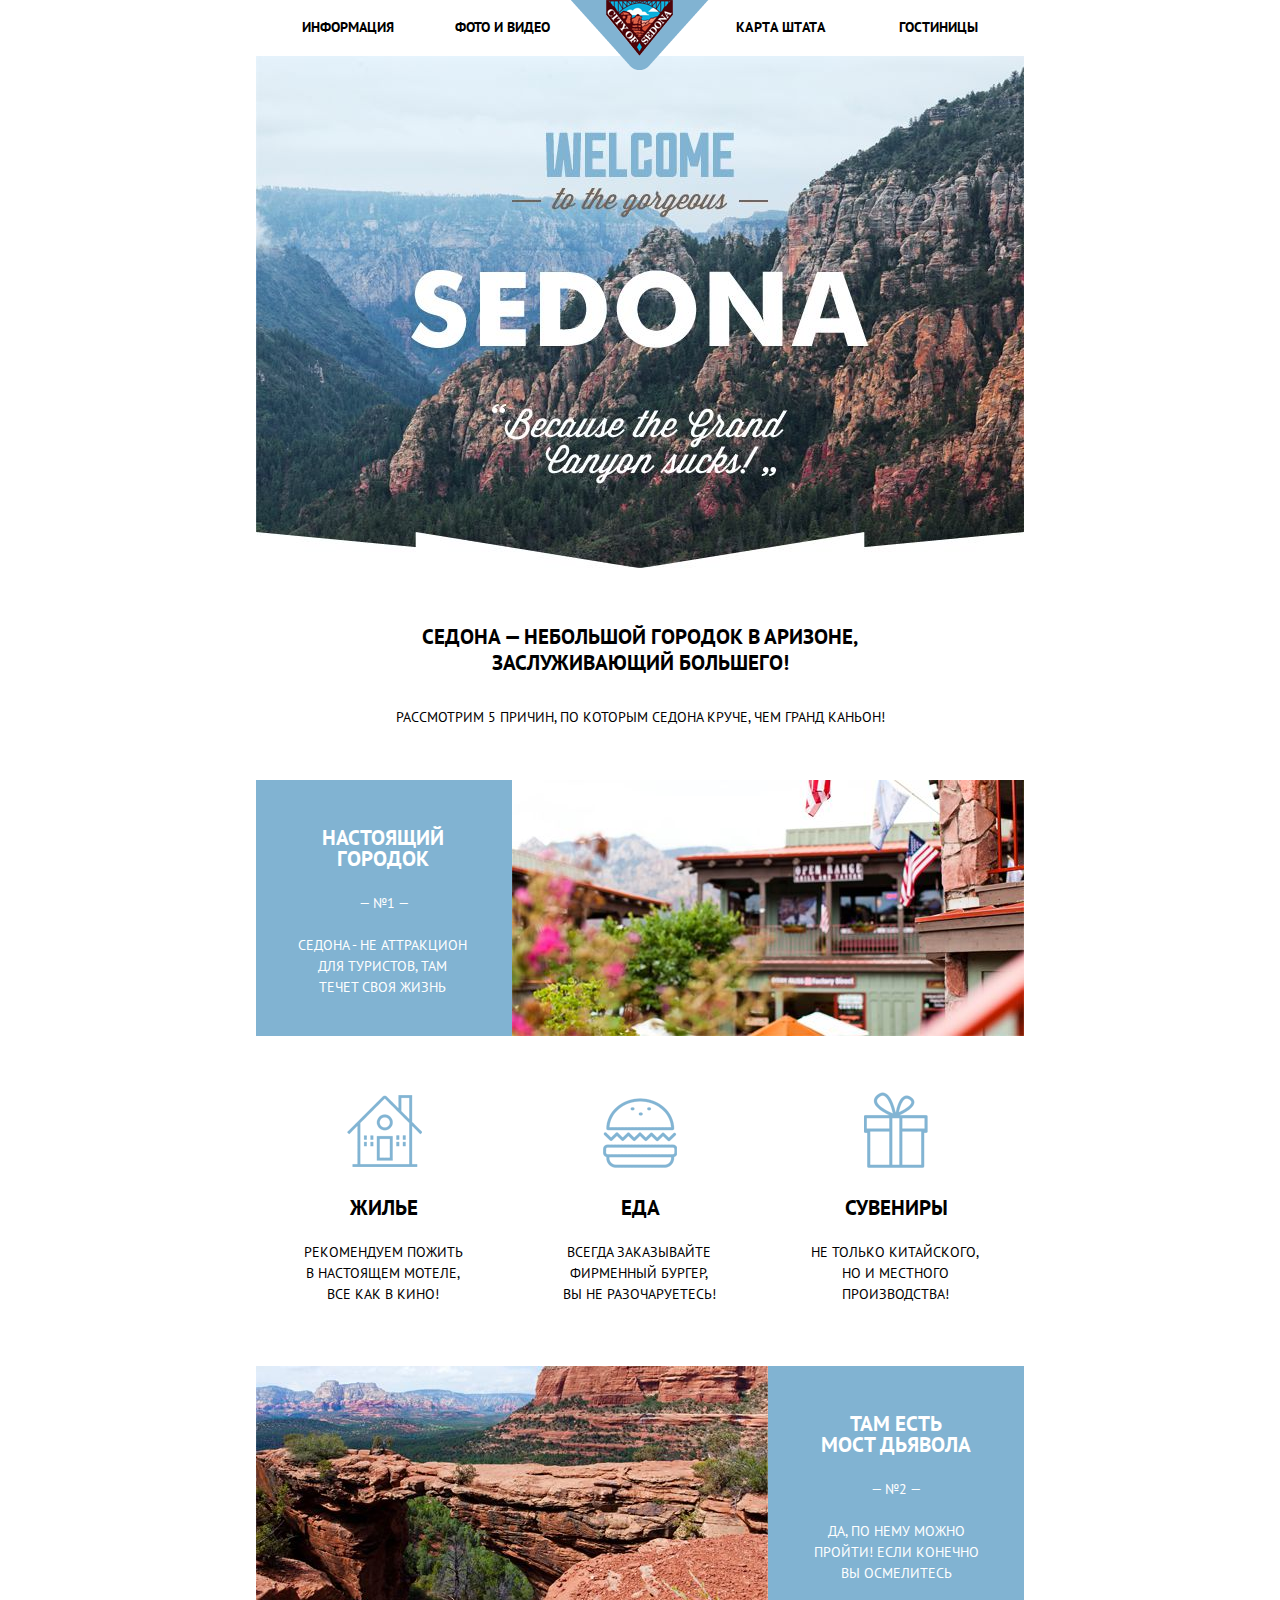
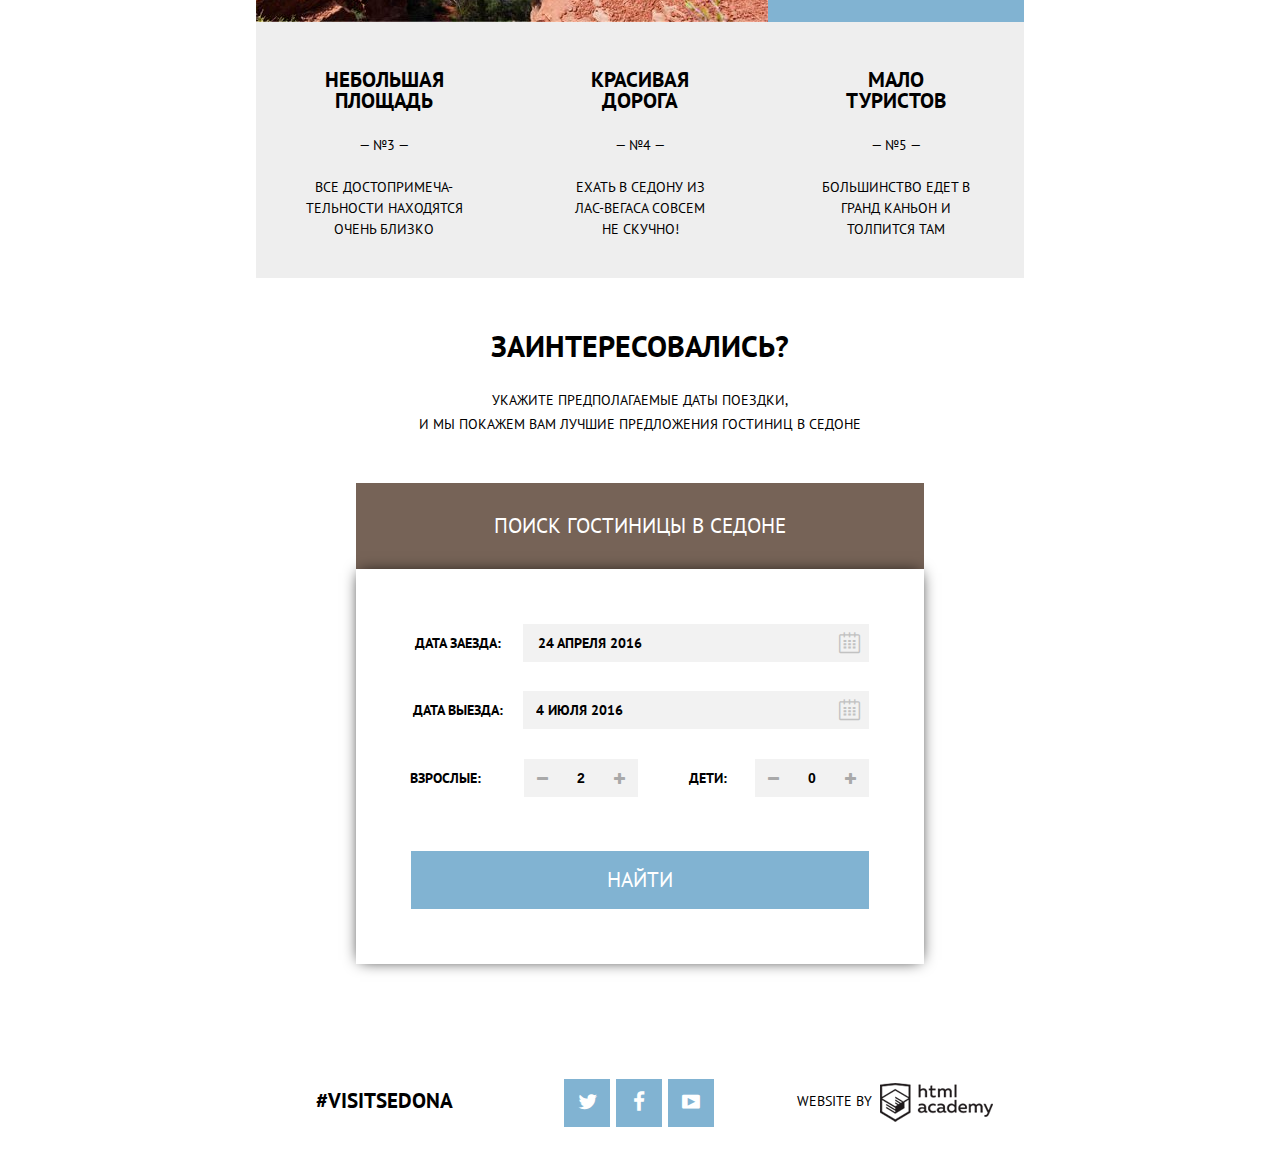
<file: index.html>
<!DOCTYPE html>
<html lang="ru">

<head>
  <meta charset="utf-8">
  <title>HTML Academy: Седона</title>
  <link rel="stylesheet" href="css/normalize.min.css">
  <link rel="stylesheet" href="css/style.min.css">
  <link href="https://fonts.googleapis.com/css?family=PT+Sans:400,700&amp;subset=cyrillic" rel="stylesheet">
</head>

<body>
  <header class="page-header">
    <div class="container">
      <div class="nav">
        <a class="link" href="index.html"><img class="logo" src="img/bg-logo.png" alt="Логотип седона" width="138" height="70"></a>
        <ul class="clearfix">
          <li class="left"><a href="#" title="">Информация</a></li>
          <li class="left"><a href="#" title="">Фото и видео</a></li>
          <li class="right"><a href="inner.html" title="">Гостиницы</a></li>
          <li class="right map"><a href="#" title="">Карта штата</a></li>
        </ul>
      </div>
    </div>
  </header>
  <main class="container">
    <div class="picture">
      <img class="picture" src="img/bg-picture.jpg" alt="Горы" width="768" height="513">
    </div>
    <div class="index-header">
      <h2 class="index-header__title">Седона — небольшой городок в аризоне, заслуживающий большего! </h2>
      <p class="index-header__description">Рассмотрим 5 причин, по которым Седона круче, чем гранд каньон!</p>
    </div>
    <div class="features clearfix">
      <div class="features__item features__item--blue">
        <h2 class="features__title1">Настоящий городок</h2>
        <p class="features__desc">— №1 —</p>
        <p class="features__description2">Седона - не аттракцион для туристов, там течет своя жизнь</p>
      </div>
      <div class="features__picture">
        <img src="img/bg-pic.jpg" alt="седона" width="512" height="256">
      </div>
      <div class="features__item features__item--white features-house">
        <h2 class="features__title">Жилье</h2>
        <p class="features__description1">Рекомендуем пожить<br> в настоящем мотеле,<br> все как в кинo!</p>
      </div>
      <div class="features__item features__item--white features-food">
        <h2 class="features__title">Еда</h2>
        <p class="features__description1">Всегда заказывайте фирменный бургер,<br> Вы не разочаруетесь!</p>
      </div>
      <div class="features__item features__item--white features-souvenir">
        <h2 class="features__title">Сувениры</h2>
        <p class="features__description1">Не только китайского,<br> но и местного<br> производства!</p>
      </div>
      <div class="features__picture">
        <img src="img/bg-bridge.jpg" alt="Мост дьявола" width="512" height="256">
      </div>
      <div class="features__item features__item--blue">
        <h2 class="features__title">Там есть<br> мост дьявола</h2>
        <p class="features__desc">— №2 —</p>
        <p class="features__description">Да, по нему можно пройти! Если конечно вы осмелитесь</p>
      </div>
      <div class="features__item features__item--gray">
        <h2 class="features__title">Небольшая площадь</h2>
        <p class="features__desc">— №3 —</p>
        <p class="features__description">Все достопримеча-тельности находятся очень близко</p>
      </div>
      <div class="features__item features__item--gray">
        <h2 class="features__title">Красивая дорога</h2>
        <p class="features__desc">— №4 —</p>
        <p class="features__description">Ехать в седону из<br> лас-вегаса совсем<br> не скучно!</p>
      </div>
      <div class="features__item features__item--gray">
        <h2 class="features__title">Мало<br> туристов</h2>
        <p class="features__desc">— №5 —</p>
        <p class="features__description">Большинство едет в гранд каньон и толпится там</p>
      </div>
    </div>
    <div class="search">
      <h2 class="search__title">Заинтересовались?</h2>
      <p class="search__description">Укажите предполагаемые даты поездки,<br> и мы покажем вам лучшие предложения гостиниц в седоне
      </p>
      <div class="search__form">
        <button class="search__btn" type="submit">Поиск гостиницы в седоне</button>
        <form class="searchform" action="echo" method="post">
          <div class="search-form__row1">
            <label class="search-form__label1" for="from">Дата заезда:</label>
            <input class="search-form__field1" type="text" id="from" value="24 апреля 2016">
            <button type="button" class="search-form__calendar1"><i class="icon-calendar"></i></button>
          </div>
          <div class="search-form__row2">
            <label class="search-form__label2" for="to">Дата выезда:</label>
            <input class="search-form__field2" type="text" id="to" value="4 июля 2016">
            <button type="button" class="search-form__calendar2"><i class="icon-calendar"></i></button>
          </div>
          <div class="search-from__row3">
            <div class="search-from__col1">
              <label class="search-form__label3" for="number1">Взрослые:</label>
              <div class="number1">
                <button type="button" class="number__btn number__btn--minus"><i class="icon-minus"></i></button>
                <input class="number__field1" type="text" id="number1" value="2">
                <button type="button" class="number__btn number__btn--plus"><i class="icon-plus"></i></button>
              </div>
            </div>
            <div class="search-from__col2">
              <label class="search-form__label4" for="number2">Дети:</label>
              <div class="number2">
                <button type="button" class="number__btn number__btn--minus2"><i class="icon-minus"></i></button>
                <input class="number__field2" type="text" id="number2" value="0">
                <button type="button" class="number__btn number__btn--plus2"><i class="icon-plus"></i></button>
              </div>
            </div>
          </div>
          <div class="btnsearch">
            <button class="btn__search" type="submit">Найти</button>
          </div>
        </form>
      </div>
    </div>
    <div class="maps">
      <iframe src="https://www.google.com/maps/embed?pb=!1m18!1m12!1m3!1d249621.91791220338!2d-111.92994923706425!3d34.71062763938232!2m3!1f0!2f0!3f0!3m2!1i1024!2i768!4f13.1!3m3!1m2!1s0x872da132f942b00d%3A0x5548c523fa6c8efd!2z0KHQtdC00L7QvdCwLCDQkNGA0LjQt9C-0L3QsCA4NjMzNiwg0KHQqNCQ!5e0!3m2!1sru!2sru!4v1479078409656"
        width="768" height="593" style="border:0" allowfullscreen></iframe>
    </div>
  </main>
  <footer class="main-footer container clearfix">
    <section class="footer-title">#visitsedona</section>
    <section class="social">
      <a class="socialtw" href="#"><i class="icon-twitter"></i></a>
      <a class="socialfb" href="#"><i class="icon-facebook"></i></a>
      <a class="socialyt" href="#"><i class="icon-youtube"></i></a>
    </section>
    <section class="copyright">
      <p class="desc">Website by</p>
      <a class="html" href="#">html</a>
    </section>
  </footer>
  <script src="js/script.min.js"></script>
</body>

</html>
</file>
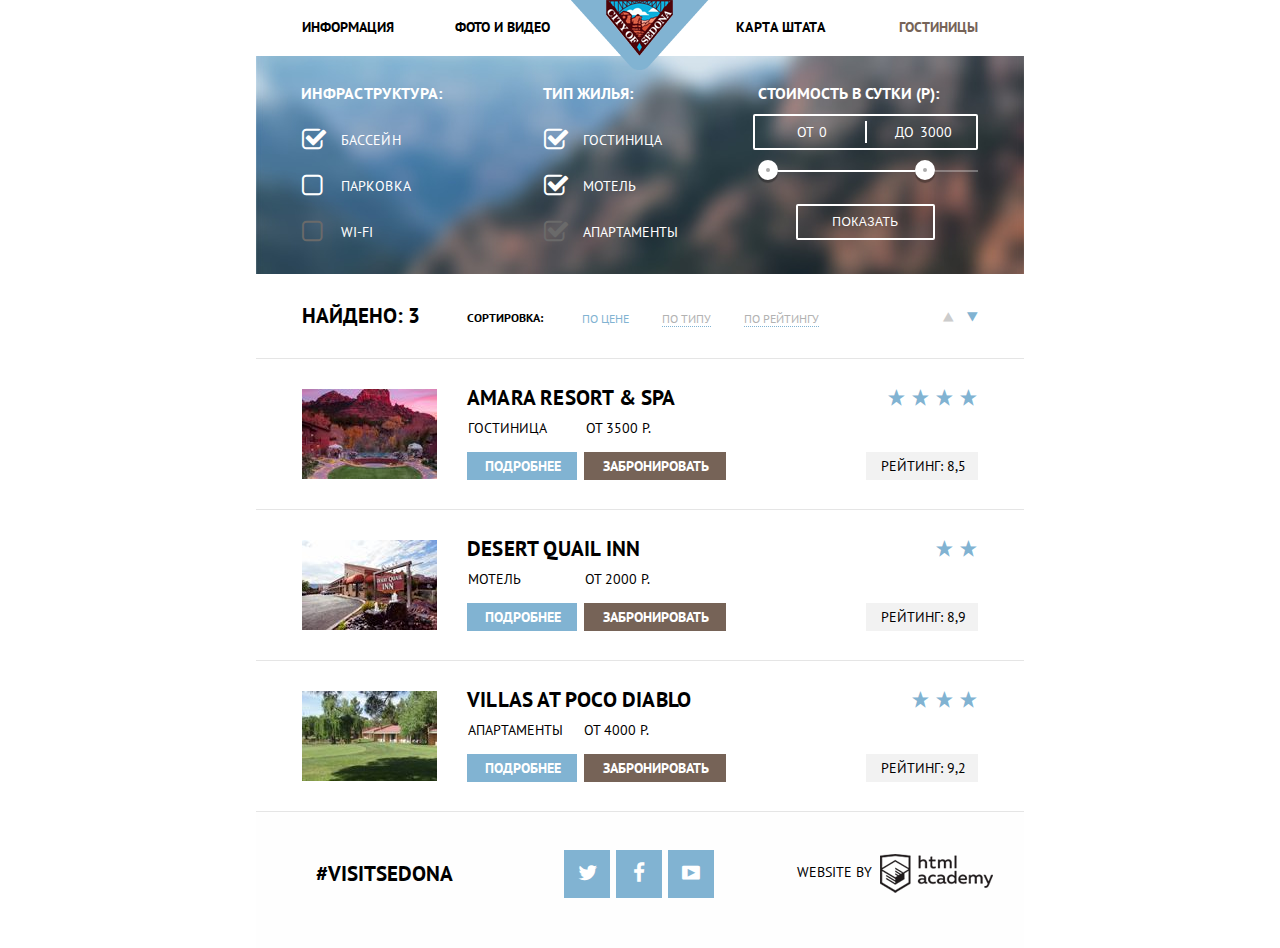
<file: inner.html>
<!DOCTYPE html>
<html lang="ru">

<head>
  <meta charset="utf-8">
  <title>HTML Academy: Седона</title>
  <link rel="stylesheet" href="css/normalize.min.css">
  <link rel="stylesheet" href="css/style.min.css">
  <link href="https://fonts.googleapis.com/css?family=PT+Sans:400,700&amp;subset=cyrillic" rel="stylesheet">
</head>

<body>
  <header class="page-header clearfix">
    <div class="container">
      <div class="nav">
        <a class="link" href="index.html"><img class="logo" src="img/bg-logo.png" alt="Логотип седона" width="138" height="70"></a>
        <ul class="clearfix">
          <li class="left"><a href="#" title="">Информация</a></li>
          <li class="left"><a href="#" title="">Фото и видео</a></li>
          <li class="right"><a class="active" href="inner.html" title="">Гостиницы</a></li>
          <li class="right map"><a href="#" title="">Карта штата</a></li>
        </ul>
      </div>
    </div>
  </header>
  <main>
    <div class="filter clearfix">
      <form action="#" class="filter__form" method="get">
        <div class="filter__item">
          <div class="filter__title3">Инфраструктура:</div>
          <p>
          <input class="filter__item" type="checkbox" name="pool" id="pool" checked >
          <label class="pool" for="pool">Бассейн</label>
          </p>
          <p>
          <input class="filter__item" type="checkbox" name="parking" id="parking">
          <label for="parking">Парковка</label>
          </p>
          <p>
          <input class="filter__item" type="checkbox" name="wifi" id="wifi" disabled>
          <label for="wifi">Wi-fi</label>
          </p>
        </div>
        <div class="filter__item">
          <div class="filter__title">Тип жилья:</div>
          <input class="filter__item" type="checkbox" name="hostel" id="hostel" checked>
          <label for="hostel">Гостиница</label>
          <input class="filter__item" type="checkbox" name="hotel" id="hotel" checked>
          <label for="hotel">Мотель</label>
          <input class="filter__item" type="checkbox" name="apartment" id="apartment" checked disabled>
          <label for="apartment">Апартаменты</label>
        </div>
        <div class="filter-range clearfix">
          <div class="filter__title1">Стоимость в сутки (р):</div>
          <div class="price-controls">
            <label class="min-price">от <input type="text" name="min-price" value="0"></label>
            <label class="max-price">до <input type="text" name="max-price" value="3000"></label>
          </div>
          <div class="range-controls">
            <div class="scale">
              <div class="bar"></div>
            </div>
            <div class="range-toggle range-toggle-min"></div>
            <div class="range-toggle range-toggle-max"></div>
          </div>
          <button class="btn-transparent" type="submit">Показать</button>
        </div>
      </form>
    </div>
    <div class="container-inner">
      <h2 class="search-rezult">Найдено: 3</h2>
      <div class="sorting">
        <h3 class="sorting__title">Сортировка:</h3>
        <a class="sorting__item sorting__item-active" href="#">По цене</a>
        <a class="sorting__item bytype" href="#">По типу</a>
        <a class="sorting__item byrating" href="#">По рейтингу</a>
        <div class="arrow">
          <a class="arrow-item sorting__arrow-up" href="#"><i class="icon-up-dir"></i></a>
          <a class="arrow-item sorting__arrow-down sorting__arrow-active" href="#"> <i class="icon-down-dir"></i></a>
        </div>
      </div>
    </div>
    <div class="catalog-items__row clearfix">
      <div class="catalog-items__picture"><img src="img/item-picture-1.jpg" alt="Гостиница" width="135" height="90"></div>
      <div class="catalog-items__item">
        <h2 class="catalog-items__title">Amara Resort &amp; Spa</h2><br>
        <p class="catalog-items__desc">Гостиница</p>
        <p class="catalog-items__price row1">От 3500 р.</p><br>
        <button class="catalog-items__btn details" type="button">Подробнее</button>
        <button class="catalog-items__btn book" type="button">Забронировать</button>
        <div class="star">
          <i class="icon-star"></i>
          <i class="icon-star"></i>
          <i class="icon-star"></i>
          <i class="icon-star"></i>
        </div>
        <p class="rating__title">Рейтинг: 8,5</p>
      </div>
    </div>
    <div class="catalog-items__row">
      <div class="catalog-items__picture"><img src="img/item-picture-2.jpg" alt="Мотель" width="135" height="90"></div>
      <div class="catalog-items__item">
        <h2 class="catalog-items__title">Desert Quail Inn</h2><br>
        <p class="catalog-items__desc">Мотель</p>
        <p class="catalog-items__price row2">От 2000 р.</p><br>
        <button class="catalog-items__btn details" type="button">Подробнее</button>
        <button class="catalog-items__btn book" type="button">Забронировать</button>
        <div class="star">
          <i class="icon-star"></i>
          <i class="icon-star"></i>
        </div>
        <p class="rating__title">Рейтинг: 8,9</p>
      </div>
    </div>
    <div class="catalog-items__row">
      <div class="catalog-items__picture"><img src="img/item-picture-3.jpg" alt="Апартаменты" width="135" height="90"></div>
      <div class="catalog-items__item">
        <h2 class="catalog-items__title">Villas at Poco Diablo</h2><br>
        <p class="catalog-items__desc">Апартаменты</p>
        <p class="catalog-items__price row3">От 4000 р.</p><br>
        <button class="catalog-items__btn details" type="button">Подробнее</button>
        <button class="catalog-items__btn book" type="button">Забронировать</button>
        <div class="star">
          <i class="icon-star"></i>
          <i class="icon-star"></i>
          <i class="icon-star"></i>
        </div>
        <p class="rating__title">Рейтинг: 9,2</p>
      </div>
    </div>
  </main>
  <footer class="inner-footer container clearfix">
    <section class="inner__footer-title">#visitsedona</section>
    <section class="social">
      <a class="socialtw" href="#"><i class="icon-twitter"></i></a>
      <a class="socialfb" href="#"><i class="icon-facebook"></i></a>
      <a class="socialyt" href="#"><i class="icon-youtube"></i></a>
    </section>
    <section class="copyright">
      <p class="desc">Website by</p>
      <a class="html" href="#">html</a>
    </section>
  </footer>
</body>

</html>
</file>
<file: css/style.min.css>
@font-face{font-family:'symbols-sedona';src:url(../fonts/symbols-sedona.eot?60737633);src:url(../fonts/symbols-sedona.eot?60737633#iefix) format('embedded-opentype'),url(../fonts/symbols-sedona.woff?60737633) format('woff'),url(../fonts/symbols-sedona.ttf?60737633) format('truetype'),url(../fonts/symbols-sedona.svg?60737633#symbols-sedona) format('svg');font-weight:400;font-style:normal}[class*=" icon-"]:before,[class^=icon-]:before{font-family:"symbols-sedona";font-style:normal;font-weight:400;display:inline-block;text-decoration:inherit;text-align:center;font-variant:normal;text-transform:none;line-height:1em}.icon-facebook:before{content:'\66'}.icon-twitter:before{content:'\74'}.icon-up-dir:before{content:'\25b2'}.icon-down-dir:before{content:'\25bc'}.sorting__arrow-active{color:#81b3d2;margin-left:7px}.icon-up-dir:hover{color:#000}.icon-up-dir:active{color:#81b3d2}.sorting__arrow-up{color:#ccc}.icon-star:before{content:'\2605'}.icon-down-dir:hover{color:#000}.icon-down-dir:active,.icon-star:active,.nav ul a:hover{color:#81b3d2}.icon-check-off:before{content:'\2610'}.icon-check-on:before{content:'\2611'}.icon-calendar:before{content:'\e800'}.icon-plus:before{content:'\e801'}.icon-minus:before{content:'\e802'}.icon-youtube:before{content:'\f39e'}*{box-sizing:border-box}.nav li,body{font-size:14px}.nav ul,body{text-transform:uppercase}a,body{color:#000}body{font-family:"PT Sans","Arial",sans-serif;line-height:21px}.social i,h2{font-size:21px}body,p{margin:0}img{display:block;max-width:100%;height:auto;margin:0 auto}a{text-decoration:none}.clearfix::after,.clearfix::before{content:"";display:table;clear:both}.logo{position:relative;margin:0 auto -83px}.container,main{width:768px;margin:0 auto}.nav{width:768px}.nav ul{padding-top:29px;padding-bottom:16px;padding-left:0;margin-left:46px;margin-right:46px;font-size:0}.nav li{width:153px;display:inline-block;vertical-align:top;margin-top:-2px;list-style:none;font-weight:700;line-height:26px}.map{letter-spacing:.5px}.nav ul a:active{color:#b2b2b2}.left{float:left;text-align:left}.right{float:right;text-align:right}a.active{color:#766357}a.active:hover{color:#604e43}a.active:active{color:#d8d3d0}.picture{width:768px;height:513px;margin:0 auto}.index-header{background-color:#fff;background-repeat:no-repeat;background-size:cover;text-align:center;line-height:26px;text-transform:uppercase}.index-header__title{margin-top:55px;margin-bottom:28px;padding-left:75px;padding-right:75px}.index-header__description{margin-bottom:50px}.features__item{float:left;width:256px;text-align:center;text-transform:uppercase;padding-top:47px}.features-house{background-image:url(../img/features-house.png);background-repeat:no-repeat;background-position:50% 23%}.features-food,.features-souvenir,a.html{background-repeat:no-repeat;background-image:url(../img/features-food.png);background-position:50% 24%}.features-souvenir,a.html{background-image:url(../img/features-souvenir.png);background-position:50% 22%}.features__picture{float:left;width:512px;height:256px}.features__item--white{padding-top:161px}.features__item--blue{background-color:#81b3d2;color:#fff}.features__item--gray{background-color:#eee}.features__title,.features__title1{width:163px;margin:0 auto 24px}.features__title1{padding-right:3px}.features__desc{margin-bottom:21px}.features__description{margin-bottom:38px;margin-left:43px;width:170px}.features__description1{margin-bottom:61px;margin-left:30px;width:194px}.features__description2{margin-bottom:38px;margin-left:40px;width:172px}.search{width:768px;text-align:center}.search__title{margin:0 auto;padding-top:56px;padding-bottom:30px;font-size:30px;line-height:24px;text-transform:uppercase}.search__description{padding-bottom:47px;line-height:24px}.btn__search,.search__btn{display:block;margin:0 auto;padding:30px;width:568px;font-family:"PT Sans","Arial",sans-serif;font-size:21px;line-height:26px;text-transform:uppercase;color:#fff;background-color:#766357;cursor:pointer;outline:none;border:none}.btn__search{padding:16px 16px 16px 15px;width:458px;background-color:#81b3d2}.maps{border:0}.inner-footer,.main-footer{position:relative;display:block;font-size:0;width:768px}.main-footer{margin-top:-126px;background-color:rgba(255,255,255,.9);padding:35px 0}.inner-footer{margin:0 auto;padding:36px 0;background-color:#fefefe}.footer-title,.inner__footer-title{vertical-align:middle;text-align:center;text-transform:uppercase;text-decoration:none;color:#000;font-size:21px;line-height:26px;font-weight:700}.footer-title{display:inline-block;width:256px;padding-bottom:16px}.inner__footer-title{padding-bottom:12px}.copyright,.inner__footer-title,.social{display:inline-block;width:256px}.copyright{padding-bottom:14px;font-size:16px;vertical-align:middle;text-align:right}.social{text-align:center}.socialfb,.socialtw{text-decoration:none;padding:10px;width:46px;height:48px;margin-right:6px;color:#fff;background-color:#81b3d2}.socialfb,.socialtw,.socialyt,input[type=checkbox]+label:before{font-size:26px;text-align:center;display:inline-block}.socialyt{padding:10px;color:#fff;background-color:#81b3d2;text-decoration:none;margin-right:2px;width:46px;height:48px}.social i{line-height:20px}.socialfb:hover,.socialtw:hover,.socialyt:hover{background-color:#669ec0}.socialfb:active,.socialtw:active,.socialyt:active{background-color:#5496bd;color:#88b6d1}a.html{display:inline-block;height:50px;padding-left:114px;padding-bottom:24px;vertical-align:middle;background-image:url(../img/bg-html.png);background-position:50% 50%;margin-left:3px;font-size:0;margin-right:31px;text-transform:uppercase}.html:hover{background-image:url(../img/html.png)}.html:active{background-image:url(../img/htmlg.png)}.copyright .desc{display:inline-block;font-size:14px;line-height:26px;text-transform:uppercase}input[type=checkbox]{display:none}input[type=checkbox]+label{vertical-align:top;cursor:pointer;letter-spacing:.1px}input[type=checkbox]+label:before{line-height:21px;font-family:"symbols-sedona";font-style:normal;font-weight:400;text-decoration:inherit;width:14px;vertical-align:top;height:22px;margin-right:25px;margin-bottom:24px;content:"\2610"}input[type=checkbox]:checked+label:before{content:"\2611"}input[type=checkbox]:hover+label:before{content:"\2611";color:#b5b5b5}input[type=checkbox]:disabled+label:before{content:"\2610";color:#6a6a6a}input[type=checkbox]:checked:disabled+label:before{content:"\2611";color:#6a6a6a}.filter{margin-top:-5px;color:#fff;background-image:url(../img/bg-picture-1.jpg);background-repeat:no-repeat;background-color:#333b3e;background-position:50% 25%;text-transform:uppercase;font-size:14px;line-height:21px}.filter,.filter__form{display:block;width:768px}.filter__item{float:left;padding-top:30px;padding-bottom:20px;margin-left:46px;margin-right:55px;margin-bottom:-14px;display:block}.filter-range{float:right;width:225px;padding-top:30px;margin-right:46px}.filter__title{margin-left:-1px;margin-bottom:26px;font-family:"PT Sans","Arial",sans-serif}.filter__title,.filter__title1,.filter__title3{margin-top:2px;font-weight:700;font-size:16px}.filter__title3{font-family:"PT Sans","Arial",sans-serif;letter-spacing:.3px;margin-left:-1px;margin-bottom:26px}.filter__title1{margin-bottom:10px;margin-left:5px}.price-controls{position:relative;height:36px;margin-bottom:20px;font-size:0;border:2px solid #fff;border-radius:2px}.price-controls::after{content:"";position:absolute;top:50%;left:50%;width:2px;height:22px;background:#fff;-webkit-transform:translate(-50%,-50%);transform:translate(-50%,-50%)}.price-controls label{display:inline-block;font-size:14px;line-height:38px;vertical-align:top;cursor:pointer}.price-controls .min-price{width:75px;margin:-4px -4px -4px 39px;text-align:center}.price-controls .max-price{width:97px;margin:-4px -4px -4px 18px;text-align:center}.price-controls input{width:50px;height:40px;margin:0;color:inherit;font:inherit;background:0 0;border:none}.range-controls{position:relative;margin-bottom:32px}.range-controls .scale{margin-left:10px;height:2px;background:rgba(255,255,255,.3)}.range-controls .bar{width:75%;height:2px;background:#fff}.range-toggle{position:absolute;top:-10px;width:20px;height:20px;background:#ababab;border:8px solid #fff;border-radius:50%;box-shadow:0 3px 1px 0 rgba(0,1,1,.3);cursor:pointer}.range-toggle:hover{background:#1c4f80}.range-toggle-min{left:2%}.range-toggle-max{left:72%}.btn-transparent{display:block;margin:0 auto;padding:6px 34px;font-size:12px;line-height:20px;letter-spacing:.5px;color:#fff;text-transform:uppercase;background:0 0;border:2px solid #fff;border-radius:2px;cursor:pointer;outline:none}.btn-transparent:hover{color:#000;background:#fff}.filter__item label{display:block;position:relative}.page-header{position:relative;background-color:#fff}.catalog-items__picture{float:left;margin:30px 30px 30px 46px}.container-inner{float:left;display:block;width:768px;border-bottom-width:1px;border-bottom-color:#e5e5e5;border-bottom-style:solid}.sorting{float:right;padding:28px 0 30px;font-size:12px}.search-rezult,.sorting__title{display:inline-block;text-transform:uppercase}.search-rezult{width:153px;margin-top:29px;margin-left:46px;line-height:26px}.sorting__title{margin:0 6px 0 0;font-size:12px;line-height:18px}.sorting__item{display:inline;vertical-align:middle;margin-left:30px;font-size:12px;line-height:18px;font-family:"PT Sans","Arial",sans-serif}.sorting__item-active{color:#81b3d2}.byrating,.byrating:hover,.bytype,.bytype:hover{color:#b2b2b2;border-bottom-color:#81b3d2;border-bottom-style:dotted;border-bottom-width:1px}.byrating:hover,.bytype:hover{color:#81b3d2}.byrating:active,.bytype:active{color:#000;border:none}.arrow{position:relative;margin-right:46px;margin-left:121px;top:3px;font-size:23px;line-height:20px}.arrow,.catalog-items__row,.icon-down-dir,.icon-up-dir{display:inline-block}.catalog-items__row{width:768px;border-bottom-width:1px;border-bottom-color:#e5e5e5;border-bottom-style:solid;clear:both}.rating__title{display:block;width:112px;float:right;margin-right:46px;padding-left:3px;padding-top:4px;padding-bottom:3px;background-color:#f2f2f2;font-size:14px;line-height:21px;text-align:center;text-transform:uppercase}.catalog-items__item{display:block;margin-top:30px}.catalog-items__title{display:inline-block;margin:-2px 0 10px;letter-spacing:.2px}.catalog-items__desc{display:inline-block;margin:0 1px 13px}.catalog-items__price{display:inline}.catalog-items__btn{display:inline-block;line-height:21px;font-size:14px;font-weight:700;text-align:center;text-transform:uppercase;padding-top:4px;padding-left:7px;padding-bottom:3px;color:#fff;width:110px;background-color:#81b3d2;cursor:pointer;outline:none;margin-right:3px;font-family:"PT Sans","Arial",sans-serif;border:none}.book{width:142px;background-color:#766357}.row1{margin-left:34px}.row2{margin-left:59px}.row3{margin-left:16px}.icon-star:before,.star{display:inline-block;float:right}.icon-star:before{line-height:21px;font-size:19px;font-family:"symbols-sedona";font-style:normal;font-weight:400;text-decoration:inherit;width:1em;text-align:center;margin:0 0 0 5px;color:#81b3d2}.star{position:relative;margin-top:-65px;margin-right:46px}.details:hover{background-color:#669ec0}.book:hover{background-color:#604e43}.details:active{color:#88b6d1;background-color:#5496bd}.book:active{color:#857871;background-color:#503e33}.catalog-items__title:hover{color:#81b3d2}.catalog-items__title:active{color:#cacaca}.btn__search:hover{background-color:#669ec0}.btn__search:active{color:#88b6d1;background-color:#5496bd}.searchform{display:block;position:absolute;width:568px;margin-left:100px;background-color:#fff;animation:bounce 1.2s;box-shadow:0 0 15px -4px #000101}.search-form__row1{margin-top:55px;margin-bottom:1px;margin-right:51px;font-size:14px;line-height:26px;font-family:"PT Sans","Arial",sans-serif;font-weight:700}.search-form__label1{display:inline-block;padding-left:39px;width:156px}.search-form__row2,.searchform input.search-form__field1[type=text]{font-size:14px;line-height:26px;font-family:"PT Sans","Arial",sans-serif;font-weight:700}.searchform input.search-form__field1[type=text]{width:346px;margin-left:3px;padding:6px 6px 6px 15px;background-color:#f2f2f2;border:none;outline:none;text-transform:uppercase}.search-form__calendar1{display:inline-block;border:none;outline:none;position:relative;background:0 0;color:#c2c2c2;top:-32px;left:235px;font-size:21px}.search-form__row2{margin-right:55px;margin-bottom:2px}.search-form__label2{display:inline-block;padding-left:47px;width:156px}.search-from__col1,.searchform input.search-form__field2[type=text]{font-size:14px;line-height:26px;font-family:"PT Sans","Arial",sans-serif;font-weight:700}.searchform input.search-form__field2[type=text]{width:346px;margin-left:7px;padding:6px 6px 6px 13px;background-color:#f2f2f2;border:none;outline:none;text-transform:uppercase}.search-form__calendar2{display:inline-block;border:none;outline:none;position:relative;background:0 0;color:#c2c2c2;top:-32px;left:237px;font-size:21px}.search-from__col1{position:absolute;left:49px}.number1,.number2,.search-from__col1{display:inline-block}.search-form__label3{display:inline-block;padding-left:0;margin-right:19px;width:81px}.search-from__row3{margin-right:40px;margin-bottom:94px;font-size:14px;line-height:26px;font-family:"PT Sans","Arial",sans-serif;font-weight:700}.number__field1{width:114px;height:38px;text-align:center;font-size:14px;font-weight:700;padding-left:36px;padding-right:36px;background-color:#f2f2f2;border:none;outline:none}.number__btn--minus,.number__btn--plus{border:none;outline:none;top:1px;color:#a9a9a9;position:relative;background:0 0;font-size:14px}.number__btn--minus{left:28px}.number__btn--plus{right:28px}.search-from__col2{display:inline-block;float:right;font-size:14px;line-height:26px;font-family:"PT Sans","Arial",sans-serif;font-weight:700}.number__btn{display:inline-block;margin:0;padding:0}.number__field2{width:114px;height:38px;font-weight:700;font-size:14px;text-align:center;padding-left:36px;padding-right:36px;background-color:#f2f2f2;border:none;outline:none}.number__btn--minus2,.number__btn--plus2{border:none;outline:none;top:1px;color:#a9a9a9;position:relative;background:0 0;font-size:14px}.number__btn--minus2{left:28px}.number__btn--plus2{right:28px}.search-form__label4{display:inline-block;padding-left:23px;width:80px}.btnsearch{margin:55px 0}@keyframes bounce{0%{transform:translateY(-33px)}to{transform:translateY(0)}}.search-form-show{display:none}.searchform input.search-form__field1[type=text]:hover,.searchform input.search-form__field2[type=text]:hover{background-color:#ebebeb}.searchform input.search-form__field1[type=text]:active{background-color:#fff;padding:4px 4px 4px 13px;border:2px solid #e5e5e5}.searchform input.search-form__field2[type=text]:active{background-color:#fff;padding:4px 4px 4px 11px;border:2px solid #e5e5e5}.search-form__calendar1:hover{color:#000}.search-form__calendar1:active{color:#b3d1e4}.search-form__calendar2:hover{color:#000}.search-form__calendar2:active{color:#b3d1e4}.number__btn--minus:hover,.number__btn--plus:hover{color:#000}.number__btn--minus:active,.number__btn--plus:active{color:#81b3d2}.number__btn--minus2:hover,.number__btn--plus2:hover{color:#000}.number__btn--minus2:active,.number__btn--plus2:active{color:#81b3d2}
</file>
